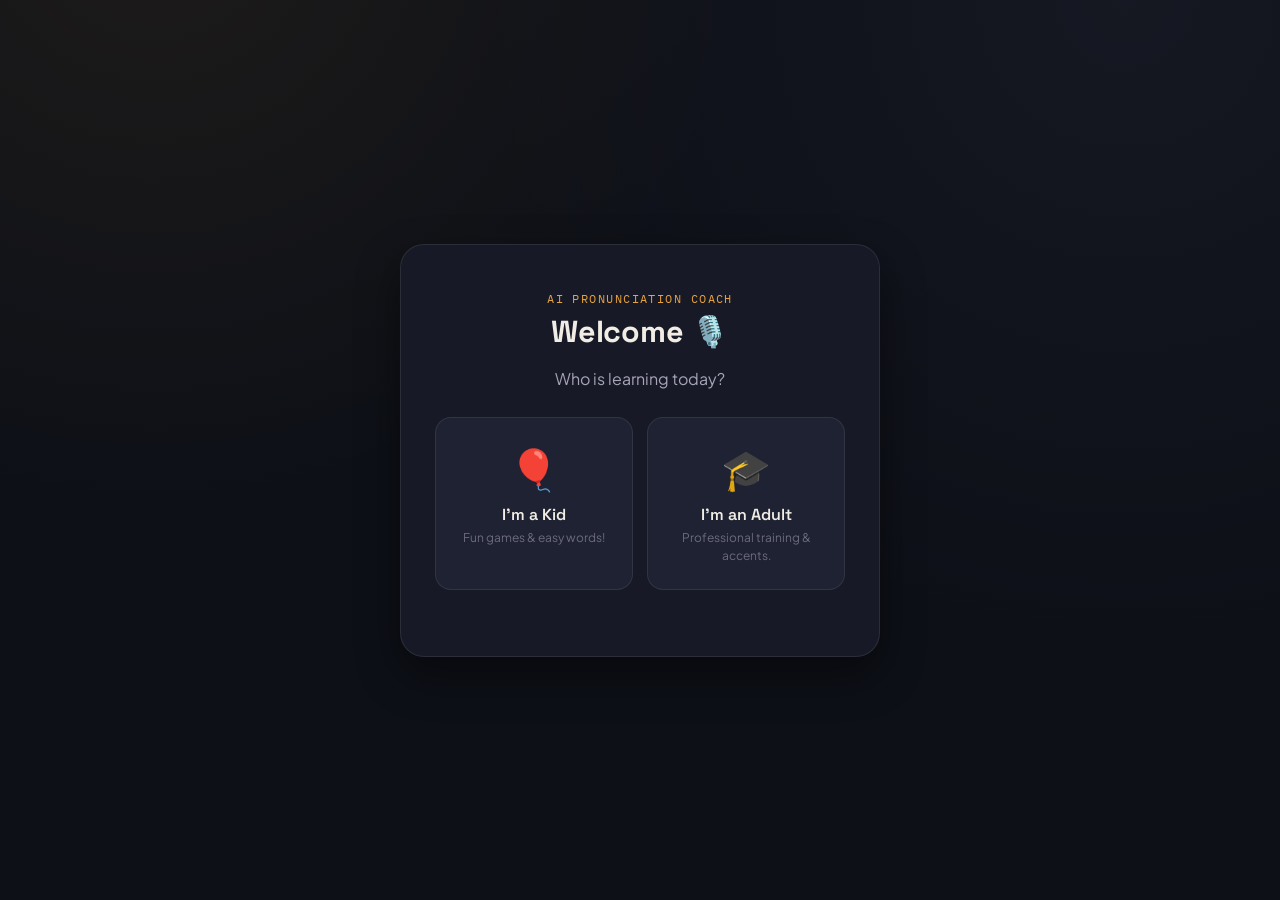
<file: templates/login.html>
<!DOCTYPE html>
<html lang="en">
<head>
    <meta charset="UTF-8">
    <meta name="viewport" content="width=device-width, initial-scale=1.0">
    <title>AI Pronunciation Coach - Login</title>
    <link rel="stylesheet" href="/static/css/styles.css">
    <link rel="preconnect" href="https://fonts.googleapis.com">
    <link rel="preconnect" href="https://fonts.gstatic.com" crossorigin>
    <link href="https://fonts.googleapis.com/css2?family=Space+Grotesk:wght@500;600;700&family=Plus+Jakarta+Sans:wght@400;500;600;700&family=IBM+Plex+Mono:wght@400;500;600&display=swap" rel="stylesheet">
</head>
<body class="login-body">
    <div class="login-container">
        <span class="eyebrow">AI Pronunciation Coach</span>
        <h1>Welcome 🎙️</h1>
        <p>Who is learning today?</p>
        <div class="profile-selector">
            <div class="profile-card" onclick="selectProfile('kid')">
                <div class="profile-emoji">🎈</div>
                <h2>I'm a Kid</h2>
                <p>Fun games & easy words!</p>
            </div>
            <div class="profile-card" onclick="selectProfile('adult')">
                <div class="profile-emoji">🎓</div>
                <h2>I'm an Adult</h2>
                <p>Professional training & accents.</p>
            </div>
        </div>
        <div id="name-input-section" class="hidden">
            <input type="text" id="username" placeholder="What's your name?">
            <button id="start-btn" onclick="startApp()">Start Learning 🚀</button>
        </div>
    </div>
    <script>
        let selectedRole = '';
        function selectProfile(role) {
            selectedRole = role;
            document.querySelectorAll('.profile-card').forEach(c => c.classList.remove('selected'));
            event.currentTarget.classList.add('selected');
            document.getElementById('name-input-section').classList.remove('hidden');
            document.getElementById('username').focus();
        }
        function startApp() {
            const name = document.getElementById('username').value.trim();
            if (!name) {
                alert("Please enter your name!");
                return;
            }
            localStorage.setItem('userRole', selectedRole);
            localStorage.setItem('userName', name);
            window.location.href = '/app';
        }
    </script>
</body>
</html>
</file>
<file: static/css/styles.css>
/* ═══════════════════════════════════════════════════════════════
   AI PRONUNCIATION COACH — DESIGN SYSTEM
   Direction: "sound lab" — an instrument for looking closely at
   speech. Ink-navy studio background, brass/amber accent (borrowed
   from analog VU meters and reel-to-reel gear), waveform bars as the
   recurring signature motif, monospace type for anything phonetic
   (IPA, syllables, scores) to read like transcription notation.
   ═══════════════════════════════════════════════════════════════ */

:root {
    /* ── Palette ─────────────────────────────────────────── */
    --ink:          #0D1017;
    --ink-soft:     #12141D;
    --panel:        #171A26;
    --panel-raised: #1E2232;
    --panel-line:   rgba(241, 237, 228, 0.09);
    --panel-line-strong: rgba(241, 237, 228, 0.16);

    --text:         #F1EDE4;
    --text-dim:     #A7A3B8;
    --text-faint:   #6D6A80;

    --brass:        #E8A33D;
    --brass-soft:   rgba(232, 163, 61, 0.16);
    --brass-line:   rgba(232, 163, 61, 0.45);
    --brass-deep:   #C97F1F;

    --good:         #8FBF6B;
    --good-soft:    rgba(143, 191, 107, 0.16);
    --bad:          #E8604C;
    --bad-soft:     rgba(232, 96, 76, 0.16);
    --warn:         #F2A93B;
    --warn-soft:    rgba(242, 169, 59, 0.16);
    --miss:         #9D8FD1;
    --miss-soft:    rgba(157, 143, 209, 0.16);

    --radius-sm: 10px;
    --radius-md: 16px;
    --radius-lg: 24px;

    --font-display: 'Space Grotesk', 'Segoe UI', sans-serif;
    --font-body:    'Plus Jakarta Sans', 'Segoe UI', sans-serif;
    --font-mono:    'IBM Plex Mono', 'Courier New', monospace;

    --shadow-soft: 0 10px 30px rgba(0, 0, 0, 0.35);
    --shadow-lift: 0 18px 44px rgba(0, 0, 0, 0.45);
}

* { box-sizing: border-box; }

@media (prefers-reduced-motion: reduce) {
    *, *::before, *::after {
        animation-duration: 0.001ms !important;
        animation-iteration-count: 1 !important;
        transition-duration: 0.001ms !important;
        scroll-behavior: auto !important;
    }
}

html { scroll-behavior: smooth; }

body {
    background:
        radial-gradient(circle at 12% -10%, rgba(232, 163, 61, 0.08), transparent 40%),
        radial-gradient(circle at 88% 0%, rgba(157, 143, 209, 0.06), transparent 45%),
        var(--ink);
    color: var(--text);
    font-family: var(--font-body);
    margin: 0;
    display: flex;
    flex-direction: column;
    align-items: center;
    min-height: 100vh;
    -webkit-font-smoothing: antialiased;
}

::selection { background: var(--brass-soft); color: var(--text); }

a { color: var(--brass); }

:focus-visible {
    outline: 2px solid var(--brass);
    outline-offset: 2px;
    border-radius: 6px;
}

.hidden { display: none !important; }

/* ── Waveform signature motif ───────────────────────────────
   Used in the record button, page loaders, and as a quiet
   divider. Bars are plain CSS; height animates only while the
   `.live` class is present (i.e. actually recording). */
.waveform {
    display: inline-flex;
    align-items: center;
    gap: 3px;
    height: 18px;
}
.waveform .bar {
    width: 3px;
    border-radius: 2px;
    background: currentColor;
    height: 6px;
    opacity: 0.55;
    transition: height 0.15s ease;
}
.waveform.live .bar {
    animation: wave-bounce 0.9s ease-in-out infinite;
    opacity: 1;
}
.waveform .bar:nth-child(1) { animation-delay: -0.6s; }
.waveform .bar:nth-child(2) { animation-delay: -0.4s; }
.waveform .bar:nth-child(3) { animation-delay: -0.75s; }
.waveform .bar:nth-child(4) { animation-delay: -0.2s; }
.waveform .bar:nth-child(5) { animation-delay: -0.5s; }
@keyframes wave-bounce {
    0%, 100% { height: 5px; }
    50%      { height: 18px; }
}

/* ── Navbar ──────────────────────────────────────────────── */
.navbar {
    width: 100%;
    padding: 14px 24px;
    background: rgba(13, 16, 23, 0.82);
    backdrop-filter: blur(14px);
    -webkit-backdrop-filter: blur(14px);
    border-bottom: 1px solid var(--panel-line);
    display: flex;
    justify-content: center;
    align-items: center;
    box-sizing: border-box;
    position: sticky;
    top: 0;
    z-index: 100;
}

.nav-links {
    display: flex;
    gap: 4px;
    background: var(--panel);
    border: 1px solid var(--panel-line);
    padding: 5px;
    border-radius: 999px;
    max-width: 100%;
    overflow-x: auto;
}

.nav-btn {
    background: transparent;
    border: none;
    color: var(--text-dim);
    font-family: var(--font-display);
    font-size: 14px;
    letter-spacing: 0.02em;
    cursor: pointer;
    padding: 9px 18px;
    border-radius: 999px;
    transition: color 0.2s ease, background 0.2s ease;
    font-weight: 600;
    white-space: nowrap;
}

.nav-btn:hover { color: var(--text); }

.nav-btn.active {
    background: linear-gradient(135deg, var(--brass), var(--brass-deep));
    color: #201203;
}

/* ── Layout ──────────────────────────────────────────────── */
.container {
    max-width: 760px;
    width: 92%;
    padding: 44px 16px 80px;
    flex-grow: 1;
    display: flex;
    flex-direction: column;
    align-items: center;
}

h1 {
    font-family: var(--font-display);
    font-size: 2.1rem;
    margin: 0 0 6px;
    font-weight: 700;
    letter-spacing: -0.01em;
}

h2 {
    font-family: var(--font-display);
    margin: 0 0 0.6rem;
    color: var(--text);
    font-weight: 600;
}

h3 { font-family: var(--font-display); font-weight: 600; }

p { color: var(--text-dim); line-height: 1.5; }

.eyebrow {
    font-family: var(--font-mono);
    font-size: 12px;
    letter-spacing: 0.12em;
    text-transform: uppercase;
    color: var(--brass);
    margin-bottom: 6px;
    display: block;
}

/* ── Tabs ────────────────────────────────────────────────── */
.tab-content {
    width: 100%;
    display: none;
    animation: slideUp 0.45s cubic-bezier(0.16, 1, 0.3, 1);
    flex-direction: column;
    align-items: center;
}
.tab-content.active { display: flex; }

@keyframes slideUp {
    from { opacity: 0; transform: translateY(14px); }
    to   { opacity: 1; transform: translateY(0); }
}

/* ── Mode / sub-tab selector pills ──────────────────────────*/
.mode-selector {
    display: flex;
    gap: 8px;
    margin-bottom: 28px;
    background: var(--panel);
    border: 1px solid var(--panel-line);
    padding: 5px;
    border-radius: 999px;
    flex-wrap: wrap;
    justify-content: center;
}

.mode-btn, .game-diff-btn {
    background: transparent;
    border: none;
    color: var(--text-dim);
    font-family: var(--font-body);
    font-weight: 600;
    padding: 9px 16px;
    border-radius: 999px;
    cursor: pointer;
    transition: all 0.2s;
    font-size: 14px;
}

.mode-btn.active, .game-diff-btn.active {
    background: var(--panel-raised);
    color: var(--text);
    box-shadow: inset 0 0 0 1px var(--brass-line);
}

.sub-mode { width: 100%; display: flex; flex-direction: column; align-items: center; }
.sub-mode.hidden { display: none; }

/* ═══════════════════════════════════════════════════════════════
   PRACTICE MODE
   ═══════════════════════════════════════════════════════════════ */

.input-section {
    width: 100%;
    max-width: 560px;
    margin-bottom: 18px;
}
.input-section label {
    display: block;
    font-family: var(--font-mono);
    font-size: 12px;
    letter-spacing: 0.06em;
    text-transform: uppercase;
    color: var(--text-faint);
    margin-bottom: 8px;
}

.input-group {
    display: flex;
    gap: 8px;
    align-items: center;
}

#custom-phrase, input[type="text"] {
    flex: 1;
    background: var(--panel);
    border: 1px solid var(--panel-line);
    color: var(--text);
    padding: 14px 16px;
    border-radius: var(--radius-sm);
    font-size: 16px;
    font-family: var(--font-body);
    transition: border-color 0.2s, box-shadow 0.2s;
}
#custom-phrase:focus, input[type="text"]:focus {
    outline: none;
    border-color: var(--brass-line);
    box-shadow: 0 0 0 3px var(--brass-soft);
}
#custom-phrase::placeholder { color: var(--text-faint); }

#listen-btn, .icon-btn {
    background: var(--panel);
    border: 1px solid var(--panel-line);
    color: var(--text);
    width: 48px;
    height: 48px;
    border-radius: var(--radius-sm);
    cursor: pointer;
    font-size: 18px;
    display: flex;
    align-items: center;
    justify-content: center;
    transition: all 0.2s;
    flex-shrink: 0;
}
.icon-btn { width: auto; padding: 0 18px; gap: 8px; font-family: var(--font-body); font-weight: 600; }
#listen-btn:hover, .icon-btn:hover { border-color: var(--brass-line); color: var(--brass); }

/* ── Sentence library ────────────────────────────────────── */
.sentence-library {
    width: 100%;
    max-width: 560px;
    margin-bottom: 26px;
    display: flex;
    flex-direction: column;
    gap: 14px;
}

.library-category { width: 100%; }

.library-cat-title {
    font-family: var(--font-mono);
    font-size: 11px;
    letter-spacing: 0.1em;
    text-transform: uppercase;
    color: var(--text-faint);
    margin: 0 0 8px;
    display: flex;
    align-items: center;
    gap: 8px;
}
.library-cat-title::after {
    content: "";
    flex: 1;
    height: 1px;
    background: var(--panel-line);
}

.library-list { display: flex; flex-wrap: wrap; gap: 8px; }

.library-pill {
    background: var(--panel);
    border: 1px solid var(--panel-line);
    color: var(--text-dim);
    padding: 8px 14px;
    border-radius: 999px;
    font-size: 13px;
    cursor: pointer;
    transition: all 0.18s;
    font-family: var(--font-body);
}
.library-pill:hover {
    border-color: var(--brass-line);
    color: var(--text);
    background: var(--brass-soft);
    transform: translateY(-1px);
}

/* ── Record controls ─────────────────────────────────────── */
.controls {
    display: flex;
    flex-direction: column;
    align-items: center;
    gap: 12px;
    margin: 12px 0 8px;
}

#record-btn, .action-btn, #adults-record-btn, #kids-record-btn, .record-btn {
    background: linear-gradient(135deg, var(--brass), var(--brass-deep));
    color: #201203;
    border: none;
    padding: 16px 34px;
    border-radius: 999px;
    font-size: 16px;
    font-weight: 700;
    font-family: var(--font-display);
    cursor: pointer;
    display: inline-flex;
    align-items: center;
    gap: 10px;
    box-shadow: 0 8px 24px rgba(232, 163, 61, 0.28);
    transition: transform 0.15s ease, box-shadow 0.15s ease;
}
#record-btn:hover, .action-btn:hover, #adults-record-btn:hover, #kids-record-btn:hover {
    transform: translateY(-2px);
    box-shadow: 0 12px 30px rgba(232, 163, 61, 0.36);
}
#record-btn:active, .action-btn:active { transform: translateY(0); }

#record-btn.recording, .action-btn.recording, .record-btn.recording {
    background: linear-gradient(135deg, var(--bad), #b8402f);
    box-shadow: 0 8px 24px rgba(232, 96, 76, 0.32);
    animation: pulse-ring 1.6s ease-out infinite;
}
@keyframes pulse-ring {
    0%   { box-shadow: 0 0 0 0 rgba(232, 96, 76, 0.45), 0 8px 24px rgba(232, 96, 76, 0.32); }
    70%  { box-shadow: 0 0 0 14px rgba(232, 96, 76, 0), 0 8px 24px rgba(232, 96, 76, 0.32); }
    100% { box-shadow: 0 0 0 0 rgba(232, 96, 76, 0), 0 8px 24px rgba(232, 96, 76, 0.32); }
}

.secondary-btn {
    background: var(--panel);
    border: 1px solid var(--panel-line);
    color: var(--text);
    padding: 12px 26px;
    border-radius: 999px;
    font-family: var(--font-body);
    font-weight: 600;
    cursor: pointer;
    transition: all 0.2s;
}
.secondary-btn:hover { border-color: var(--brass-line); color: var(--brass); }

#status {
    font-family: var(--font-mono);
    font-size: 13px;
    color: var(--text-faint);
    margin: 0;
}

.loading-indicator {
    display: flex;
    align-items: center;
    gap: 10px;
    color: var(--text-dim);
    font-family: var(--font-mono);
    font-size: 13px;
    margin-top: 10px;
}
.loading-indicator .waveform { color: var(--brass); }


/* ═══════════════════════════════════════════════════════════════
   RESULTS PANEL
   ═══════════════════════════════════════════════════════════════ */

#results-area, #adults-feedback {
    background: var(--panel);
    border: 1px solid var(--panel-line);
    padding: 30px;
    border-radius: var(--radius-lg);
    margin-top: 20px;
    width: 100%;
    max-width: 560px;
    box-shadow: var(--shadow-soft);
    animation: slideUp 0.4s cubic-bezier(0.16, 1, 0.3, 1);
}

/* ── Score ring — a real percentage ring via conic-gradient,
   not a decorative gradient-text number. ── */
.score-circle, .score-display {
    display: flex;
    align-items: center;
    justify-content: center;
    margin: 0 auto 6px;
}

.score-ring {
    position: relative;
    width: 132px;
    height: 132px;
    border-radius: 50%;
    display: flex;
    align-items: center;
    justify-content: center;
    margin: 0 auto 18px;
    background: conic-gradient(var(--ring-color, var(--brass)) calc(var(--pct, 0) * 1%), var(--panel-raised) 0);
    transition: background 0.6s ease;
}
.score-ring::before {
    content: "";
    position: absolute;
    inset: 10px;
    border-radius: 50%;
    background: var(--panel);
}
.score-ring .score-ring-value {
    position: relative;
    font-family: var(--font-display);
    font-size: 34px;
    font-weight: 700;
    color: var(--text);
    z-index: 1;
}
.score-ring .score-ring-label {
    position: relative;
    z-index: 1;
}

#res-score, .adults-score-num {
    font-family: var(--font-display);
    font-size: 34px;
    font-weight: 700;
}

.score-great, #res-score.score-great { color: var(--good); }
.score-ok, #res-score.score-ok { color: var(--warn); }
.score-low, #res-score.score-low { color: var(--bad); }

#res-feedback, #adults-message {
    text-align: center;
    color: var(--text-dim);
    margin: 0 0 22px;
    font-size: 15px;
}

/* ── Sub-score bars (Words / Sounds / Syllables) ─────────── */
.score-bars {
    display: flex;
    flex-direction: column;
    gap: 10px;
    margin-bottom: 24px;
}
.score-bar-row {
    display: grid;
    grid-template-columns: 76px 1fr 42px;
    align-items: center;
    gap: 10px;
}
.score-bar-label {
    font-family: var(--font-mono);
    font-size: 11px;
    letter-spacing: 0.06em;
    text-transform: uppercase;
    color: var(--text-faint);
}
.score-bar-track {
    height: 8px;
    background: var(--panel-raised);
    border-radius: 999px;
    overflow: hidden;
}
.score-bar-fill {
    height: 100%;
    border-radius: 999px;
    transition: width 0.7s cubic-bezier(0.16, 1, 0.3, 1);
}
.score-bar-value {
    font-family: var(--font-mono);
    font-size: 12px;
    color: var(--text-dim);
    text-align: right;
}

/* ── Summary card ("7 of 9 words correct...") ────────────── */
.summary-card {
    background: var(--panel-raised);
    border: 1px solid var(--panel-line);
    border-radius: var(--radius-md);
    padding: 18px 20px;
    margin-bottom: 22px;
}
.summary-headline {
    font-family: var(--font-display);
    font-size: 16px;
    font-weight: 600;
    margin-bottom: 12px;
    color: var(--text);
}
.summary-headline .accent { color: var(--brass); }
.summary-grid {
    display: grid;
    grid-template-columns: repeat(2, 1fr);
    gap: 10px;
}
.summary-stat {
    background: var(--panel);
    border: 1px solid var(--panel-line);
    border-radius: var(--radius-sm);
    padding: 10px 12px;
}
.summary-stat-label {
    font-family: var(--font-mono);
    font-size: 10px;
    letter-spacing: 0.08em;
    text-transform: uppercase;
    color: var(--text-faint);
    margin-bottom: 4px;
}
.summary-stat-value {
    font-family: var(--font-display);
    font-size: 15px;
    font-weight: 600;
    color: var(--text);
}
.summary-stat-value.empty { color: var(--text-faint); font-family: var(--font-body); font-weight: 400; font-size: 13px; }

/* ── Word diff / syllable breakdown ──────────────────────── */
.diff-container {
    display: flex;
    flex-direction: column;
    gap: 10px;
    width: 100%;
    margin-bottom: 20px;
}

.word-block {
    background: var(--panel-raised);
    border: 1px solid var(--panel-line);
    border-radius: var(--radius-md);
    padding: 14px 16px;
    transition: border-color 0.2s, transform 0.15s;
}
.word-block.clickable { cursor: pointer; }
.word-block.clickable:hover {
    border-color: var(--brass-line);
    transform: translateY(-1px);
}
.word-block.clickable:active { transform: translateY(0); }

.word-label {
    font-family: var(--font-display);
    font-size: 17px;
    font-weight: 600;
    display: flex;
    align-items: center;
    gap: 8px;
}
.word-label .status-dot {
    width: 8px; height: 8px; border-radius: 50%; flex-shrink: 0;
}
.word-label.status-correct { color: var(--good); }
.word-label.status-correct .status-dot { background: var(--good); }
.word-label.status-wrong { color: var(--bad); }
.word-label.status-wrong .status-dot { background: var(--bad); }
.word-label.status-close { color: var(--warn); }
.word-label.status-close .status-dot { background: var(--warn); }
.word-label.status-missing { color: var(--miss); }
.word-label.status-missing .status-dot { background: var(--miss); }
.word-label.status-extra { color: var(--text-faint); }
.word-label.status-extra .status-dot { background: var(--text-faint); }

.word-hint {
    margin-left: auto;
    font-family: var(--font-mono);
    font-size: 11px;
    color: var(--text-faint);
    text-transform: uppercase;
    letter-spacing: 0.04em;
}

.syllable-row {
    display: flex;
    flex-wrap: wrap;
    gap: 6px;
    margin-top: 10px;
}
.syl-chip {
    display: inline-flex;
    align-items: center;
    gap: 6px;
    padding: 5px 10px;
    border-radius: 999px;
    font-family: var(--font-mono);
    font-size: 12px;
    cursor: pointer;
    border: 1px solid transparent;
    transition: transform 0.12s ease;
}
.syl-chip:hover { transform: translateY(-1px); }
.syl-chip .syl-pct { opacity: 0.75; font-size: 10px; }
.syl-correct { background: var(--good-soft); color: var(--good); border-color: rgba(143,191,107,0.3); }
.syl-close   { background: var(--warn-soft); color: var(--warn); border-color: rgba(242,169,59,0.3); }
.syl-wrong   { background: var(--bad-soft);  color: var(--bad);  border-color: rgba(232,96,76,0.3); }

.word-tip-box {
    margin-top: 10px;
    padding-top: 10px;
    border-top: 1px dashed var(--panel-line);
}
.tip-line {
    margin: 0 0 4px;
    font-size: 13px;
    color: var(--text-dim);
    line-height: 1.5;
}
.tip-line.tip-main { color: var(--text); }
.tip-line:last-child { margin-bottom: 0; }

/* ── Weak sounds panel ───────────────────────────────────── */
.weak-sounds-panel:empty { display: none; }
.weak-sounds-inner {
    background: var(--panel-raised);
    border: 1px solid var(--panel-line);
    border-radius: var(--radius-md);
    padding: 16px 18px;
    margin-bottom: 20px;
}
.weak-sounds-inner h4 {
    font-family: var(--font-mono);
    font-size: 11px;
    letter-spacing: 0.08em;
    text-transform: uppercase;
    color: var(--text-faint);
    margin: 0 0 12px;
}
.weak-list { list-style: none; margin: 0; padding: 0; display: flex; flex-direction: column; gap: 8px; }
.weak-list li {
    display: flex;
    justify-content: space-between;
    align-items: center;
    font-size: 14px;
    padding: 8px 10px;
    background: var(--panel);
    border-radius: var(--radius-sm);
}
.weak-label { font-family: var(--font-display); font-weight: 600; color: var(--text); }
.weak-count { font-family: var(--font-mono); font-size: 11px; color: var(--text-faint); }

/* ── Recommended exercises (adults) ──────────────────────── */
.recommend-panel {
    background: var(--panel-raised);
    border: 1px solid var(--panel-line);
    border-radius: var(--radius-md);
    padding: 16px 18px;
    margin-bottom: 20px;
}
.recommend-panel h4 {
    font-family: var(--font-mono);
    font-size: 11px;
    letter-spacing: 0.08em;
    text-transform: uppercase;
    color: var(--text-faint);
    margin: 0 0 12px;
}
.recommend-list { display: flex; flex-direction: column; gap: 8px; }
.recommend-item {
    display: flex;
    justify-content: space-between;
    align-items: center;
    gap: 10px;
    background: var(--panel);
    border: 1px solid var(--panel-line);
    border-radius: var(--radius-sm);
    padding: 10px 14px;
    cursor: pointer;
    transition: border-color 0.2s;
}
.recommend-item:hover { border-color: var(--brass-line); }
.recommend-item .rec-text { font-size: 13.5px; color: var(--text); }
.recommend-item .rec-tag {
    font-family: var(--font-mono);
    font-size: 10px;
    color: var(--brass);
    text-transform: uppercase;
    letter-spacing: 0.06em;
    flex-shrink: 0;
}

#try-again-btn, #adults-try-again-btn, #kids-try-again-btn {
    display: block;
    width: 100%;
}


/* ═══════════════════════════════════════════════════════════════
   WORD DETAIL MODAL
   ═══════════════════════════════════════════════════════════════ */

.modal-backdrop {
    position: fixed;
    inset: 0;
    background: rgba(8, 9, 14, 0.7);
    backdrop-filter: blur(6px);
    -webkit-backdrop-filter: blur(6px);
    display: flex;
    align-items: center;
    justify-content: center;
    z-index: 1000;
    padding: 20px;
    animation: fadeIn 0.2s ease;
}
@keyframes fadeIn { from { opacity: 0; } to { opacity: 1; } }

.word-modal {
    background: var(--panel);
    border: 1px solid var(--panel-line-strong);
    border-radius: var(--radius-lg);
    padding: 28px;
    width: 100%;
    max-width: 420px;
    max-height: 86vh;
    overflow-y: auto;
    box-shadow: var(--shadow-lift);
    animation: modalPop 0.25s cubic-bezier(0.16, 1, 0.3, 1);
}
@keyframes modalPop {
    from { opacity: 0; transform: translateY(10px) scale(0.97); }
    to   { opacity: 1; transform: translateY(0) scale(1); }
}

.word-modal-header {
    display: flex;
    justify-content: space-between;
    align-items: flex-start;
    margin-bottom: 18px;
}
.word-modal-title {
    font-family: var(--font-display);
    font-size: 26px;
    font-weight: 700;
    color: var(--text);
}
.word-modal-close {
    background: var(--panel-raised);
    border: 1px solid var(--panel-line);
    color: var(--text-dim);
    width: 32px; height: 32px;
    border-radius: 50%;
    cursor: pointer;
    font-size: 16px;
    display: flex; align-items: center; justify-content: center;
    flex-shrink: 0;
}
.word-modal-close:hover { color: var(--text); border-color: var(--brass-line); }

.word-modal-accuracy {
    display: inline-flex;
    align-items: center;
    gap: 6px;
    font-family: var(--font-mono);
    font-size: 12px;
    padding: 4px 10px;
    border-radius: 999px;
    margin-bottom: 18px;
}
.word-modal-accuracy.acc-good { background: var(--good-soft); color: var(--good); }
.word-modal-accuracy.acc-warn { background: var(--warn-soft); color: var(--warn); }
.word-modal-accuracy.acc-bad  { background: var(--bad-soft);  color: var(--bad); }

.word-modal-row {
    display: grid;
    grid-template-columns: 1fr 1fr;
    gap: 10px;
    margin-bottom: 14px;
}
.word-modal-field {
    background: var(--panel-raised);
    border: 1px solid var(--panel-line);
    border-radius: var(--radius-sm);
    padding: 10px 12px;
}
.word-modal-field-label {
    font-family: var(--font-mono);
    font-size: 10px;
    letter-spacing: 0.06em;
    text-transform: uppercase;
    color: var(--text-faint);
    margin-bottom: 4px;
}
.word-modal-field-value {
    font-family: var(--font-mono);
    font-size: 16px;
    color: var(--text);
}
.word-modal-field-value.ipa-target { color: var(--good); }
.word-modal-field-value.ipa-heard  { color: var(--bad); }

.word-modal-section {
    margin-bottom: 16px;
}
.word-modal-section-label {
    font-family: var(--font-mono);
    font-size: 11px;
    letter-spacing: 0.06em;
    text-transform: uppercase;
    color: var(--text-faint);
    margin-bottom: 8px;
}
.word-modal-problem {
    background: var(--bad-soft);
    color: var(--bad);
    border-radius: var(--radius-sm);
    padding: 10px 12px;
    font-size: 13.5px;
    font-weight: 600;
}
.word-modal-howto {
    display: flex;
    flex-direction: column;
    gap: 8px;
}
.word-modal-howto-item {
    display: flex;
    gap: 10px;
    align-items: flex-start;
    font-size: 13.5px;
    color: var(--text-dim);
    line-height: 1.5;
}
.word-modal-howto-item .dot { color: var(--brass); flex-shrink: 0; margin-top: 2px; }

.word-modal-actions {
    display: flex;
    gap: 8px;
    margin-top: 20px;
    flex-wrap: wrap;
}
.word-modal-actions button {
    flex: 1;
    min-width: 140px;
    padding: 11px 14px;
    border-radius: 999px;
    font-family: var(--font-body);
    font-weight: 600;
    font-size: 13.5px;
    cursor: pointer;
    border: 1px solid var(--panel-line);
    background: var(--panel-raised);
    color: var(--text);
    transition: all 0.2s;
}
.word-modal-actions button.primary {
    background: linear-gradient(135deg, var(--brass), var(--brass-deep));
    color: #201203;
    border: none;
}
.word-modal-actions button:hover { transform: translateY(-1px); }


/* ═══════════════════════════════════════════════════════════════
   ADULTS MODE
   ═══════════════════════════════════════════════════════════════ */

.scenario-category {
    width: 100%;
    max-width: 600px;
    font-family: var(--font-mono);
    font-size: 12px;
    letter-spacing: 0.1em;
    text-transform: uppercase;
    color: var(--text-faint);
    margin: 22px 0 12px;
    display: flex;
    align-items: center;
    gap: 10px;
}
.scenario-category:first-of-type { margin-top: 4px; }
.scenario-category::after { content: ""; flex: 1; height: 1px; background: var(--panel-line); }

.scenario-list {
    display: grid;
    grid-template-columns: repeat(auto-fit, minmax(240px, 1fr));
    gap: 12px;
    width: 100%;
    max-width: 600px;
}

.scenario-item {
    background: var(--panel);
    border: 1px solid var(--panel-line);
    padding: 16px 18px;
    border-radius: var(--radius-md);
    cursor: pointer;
    transition: all 0.2s;
    text-align: left;
    position: relative;
    overflow: hidden;
}
.scenario-item::before {
    content: "";
    position: absolute;
    left: 0; top: 0; bottom: 0;
    width: 3px;
    background: var(--brass);
    transform: scaleY(0);
    transition: transform 0.2s ease;
}
.scenario-item:hover {
    background: var(--panel-raised);
    border-color: var(--brass-line);
    transform: translateY(-2px);
}
.scenario-item:hover::before { transform: scaleY(1); }
.scenario-item h3 { margin: 0 0 6px; color: var(--text); font-size: 15px; }
.scenario-item p { margin: 0; color: var(--text-dim); font-style: normal; font-size: 13px; }

#adults-active-area {
    text-align: center;
    background: var(--panel);
    border: 1px solid var(--panel-line);
    padding: 36px 30px;
    border-radius: var(--radius-lg);
    margin-top: 10px;
    width: 100%;
    max-width: 560px;
}

#adults-target-text {
    font-family: var(--font-display);
    font-size: 1.6rem;
    color: var(--text);
    font-weight: 600;
    line-height: 1.4;
}

.controls-row {
    display: flex;
    justify-content: center;
    gap: 14px;
    margin: 22px 0;
    flex-wrap: wrap;
}

/* ═══════════════════════════════════════════════════════════════
   KIDS MODE
   ═══════════════════════════════════════════════════════════════ */

.kids-grid {
    display: grid;
    grid-template-columns: repeat(auto-fit, minmax(140px, 1fr));
    gap: 16px;
    width: 100%;
    max-width: 680px;
}

.kid-card {
    background: var(--panel);
    border: 1px solid var(--panel-line);
    border-radius: var(--radius-lg);
    padding: 24px 14px;
    cursor: pointer;
    transition: all 0.25s cubic-bezier(0.175, 0.885, 0.32, 1.275);
    display: flex;
    flex-direction: column;
    align-items: center;
    gap: 10px;
}
.kid-card:hover {
    transform: translateY(-6px) scale(1.03);
    background: var(--panel-raised);
    border-color: var(--brass-line);
}
.kid-card .emoji { font-size: 46px; line-height: 1; }
.kid-card .word {
    font-family: var(--font-display);
    font-size: 17px;
    font-weight: 700;
    color: var(--text);
}

#kids-active-area {
    text-align: center;
    width: 100%;
    max-width: 480px;
}
.emoji-display { font-size: 90px; line-height: 1; margin-bottom: 6px; }
#kids-target-word {
    font-family: var(--font-display);
    font-size: 2.2rem;
    margin-bottom: 14px;
}

.kids-syllable-row {
    display: flex;
    align-items: center;
    justify-content: center;
    flex-wrap: wrap;
    gap: 6px;
    margin-bottom: 16px;
}
.kids-syl-chip {
    background: var(--brass-soft);
    color: var(--brass);
    font-family: var(--font-mono);
    font-weight: 600;
    padding: 6px 12px;
    border-radius: 999px;
    font-size: 14px;
    text-transform: uppercase;
    cursor: pointer;
    transition: transform 0.15s;
}
.kids-syl-chip:hover { transform: translateY(-2px); }
.kids-syl-dot { color: var(--text-faint); }

.kids-instruction {
    font-size: 14px;
    color: var(--text-dim);
    margin-bottom: 6px;
}

.big-btn {
    font-size: 16px;
    padding: 16px 30px;
    border-radius: 999px;
    border: none;
    cursor: pointer;
    font-family: var(--font-display);
    font-weight: 700;
    background: var(--panel-raised);
    color: var(--text);
    border: 1px solid var(--panel-line);
    transition: all 0.2s;
}
.big-btn:hover { border-color: var(--brass-line); color: var(--brass); transform: translateY(-2px); }

#kids-feedback { margin-top: 22px; }
#kids-stars { font-size: 40px; margin-bottom: 10px; letter-spacing: 4px; }
#kids-message { font-size: 16px; color: var(--text); margin-bottom: 6px; }

/* "Let's practice together" step-by-step coaching */
.kids-practice-together {
    background: var(--panel);
    border: 1px solid var(--panel-line);
    border-radius: var(--radius-lg);
    padding: 20px;
    margin-top: 18px;
    max-width: 420px;
    margin-left: auto;
    margin-right: auto;
}
.kids-practice-together h4 {
    font-family: var(--font-mono);
    font-size: 11px;
    letter-spacing: 0.08em;
    text-transform: uppercase;
    color: var(--text-faint);
    margin: 0 0 14px;
}
.kids-step-row {
    display: flex;
    align-items: center;
    justify-content: center;
    gap: 10px;
    flex-wrap: wrap;
}
.kids-step {
    font-family: var(--font-mono);
    font-size: 15px;
    font-weight: 600;
    padding: 8px 14px;
    border-radius: var(--radius-sm);
    background: var(--panel-raised);
    color: var(--text-dim);
    opacity: 0.5;
    transition: all 0.3s ease;
}
.kids-step.active {
    opacity: 1;
    background: var(--brass-soft);
    color: var(--brass);
    transform: scale(1.08);
}
.kids-step.done { opacity: 0.8; color: var(--good); background: var(--good-soft); }


/* ═══════════════════════════════════════════════════════════════
   GAMES MODE — Word Search
   ═══════════════════════════════════════════════════════════════ */

.game-container {
    display: flex;
    gap: 28px;
    width: 100%;
    justify-content: center;
    flex-wrap: wrap;
    align-items: flex-start;
}

.grid-container {
    display: grid;
    gap: 3px;
    background: var(--panel);
    border: 1px solid var(--panel-line);
    padding: 10px;
    border-radius: var(--radius-md);
}

.grid-cell {
    width: 32px;
    height: 32px;
    display: flex;
    align-items: center;
    justify-content: center;
    background: var(--panel-raised);
    border-radius: 6px;
    font-family: var(--font-mono);
    font-weight: 700;
    font-size: 13px;
    color: var(--text-dim);
    cursor: pointer;
    user-select: none;
    transition: all 0.15s;
}
.grid-cell:hover { background: var(--brass-soft); color: var(--brass); }
.grid-cell.selected { background: var(--brass); color: #201203; }
.grid-cell.found { background: var(--good-soft); color: var(--good); }

.word-list {
    background: var(--panel);
    border: 1px solid var(--panel-line);
    border-radius: var(--radius-md);
    padding: 18px 22px;
    min-width: 160px;
}
.word-list h3 {
    font-family: var(--font-mono);
    font-size: 11px;
    letter-spacing: 0.08em;
    text-transform: uppercase;
    color: var(--text-faint);
    margin: 0 0 12px;
}
.word-list ul { list-style: none; margin: 0; padding: 0; display: flex; flex-direction: column; gap: 8px; }
.word-list li {
    font-family: var(--font-mono);
    font-weight: 600;
    color: var(--text);
    font-size: 14px;
    letter-spacing: 0.03em;
}

/* ═══════════════════════════════════════════════════════════════
   PROGRESS TAB
   ═══════════════════════════════════════════════════════════════ */

.progress-stats-grid {
    display: grid;
    grid-template-columns: repeat(auto-fit, minmax(130px, 1fr));
    gap: 12px;
    width: 100%;
    max-width: 640px;
    margin-bottom: 24px;
}
.progress-stat-card {
    background: var(--panel);
    border: 1px solid var(--panel-line);
    border-radius: var(--radius-md);
    padding: 16px 18px;
}
.progress-stat-label {
    font-family: var(--font-mono);
    font-size: 10px;
    letter-spacing: 0.07em;
    text-transform: uppercase;
    color: var(--text-faint);
    margin-bottom: 8px;
}
.progress-stat-value {
    font-family: var(--font-display);
    font-size: 26px;
    font-weight: 700;
    color: var(--text);
}
.progress-stat-value.pos { color: var(--good); }
.progress-stat-value.neg { color: var(--bad); }
.progress-stat-sub {
    font-size: 11px;
    color: var(--text-faint);
    margin-top: 4px;
}

.progress-chart-card {
    background: var(--panel);
    border: 1px solid var(--panel-line);
    border-radius: var(--radius-lg);
    padding: 22px;
    width: 100%;
    max-width: 640px;
    margin-bottom: 24px;
}
.progress-chart-card h3 {
    font-family: var(--font-mono);
    font-size: 11px;
    letter-spacing: 0.08em;
    text-transform: uppercase;
    color: var(--text-faint);
    margin: 0 0 16px;
    font-weight: 600;
}
.progress-chart-empty {
    color: var(--text-faint);
    font-size: 14px;
    text-align: center;
    padding: 30px 0;
}

.progress-history {
    width: 100%;
    max-width: 640px;
    display: flex;
    flex-direction: column;
    gap: 8px;
}
.progress-history-item {
    display: grid;
    grid-template-columns: 46px 1fr auto;
    align-items: center;
    gap: 12px;
    background: var(--panel);
    border: 1px solid var(--panel-line);
    border-radius: var(--radius-sm);
    padding: 10px 14px;
}
.progress-history-score {
    font-family: var(--font-display);
    font-weight: 700;
    font-size: 16px;
    text-align: center;
    border-radius: 8px;
    padding: 6px 0;
}
.progress-history-text {
    font-size: 13px;
    color: var(--text-dim);
    overflow: hidden;
    text-overflow: ellipsis;
    white-space: nowrap;
}
.progress-history-meta {
    font-family: var(--font-mono);
    font-size: 10px;
    color: var(--text-faint);
    text-align: right;
    white-space: nowrap;
}

.progress-toolbar {
    display: flex;
    justify-content: space-between;
    align-items: center;
    width: 100%;
    max-width: 640px;
    margin-bottom: 16px;
}
.progress-toolbar .mode-selector { margin-bottom: 0; }


/* ═══════════════════════════════════════════════════════════════
   MASCOT + CONFETTI
   ═══════════════════════════════════════════════════════════════ */

.mascot-container {
    position: fixed;
    bottom: 24px;
    right: 24px;
    z-index: 90;
    display: flex;
    flex-direction: column;
    align-items: flex-end;
    gap: 8px;
    pointer-events: none;
}

.mascot-bubble {
    background: var(--panel);
    border: 1px solid var(--brass-line);
    color: var(--text);
    padding: 10px 16px;
    border-radius: var(--radius-md);
    font-size: 13.5px;
    font-weight: 600;
    max-width: 200px;
    opacity: 0;
    transform: translateY(8px);
    transition: all 0.3s ease;
    box-shadow: var(--shadow-soft);
}
.mascot-bubble.visible { opacity: 1; transform: translateY(0); }

.mascot-img {
    font-size: 46px;
    cursor: pointer;
    pointer-events: auto;
    filter: drop-shadow(0 6px 14px rgba(0,0,0,0.4));
    transition: transform 0.2s;
}
.mascot-img:hover { transform: scale(1.1) rotate(-6deg); }

.confetti {
    position: fixed;
    inset: 0;
    pointer-events: none;
    z-index: 200;
    display: none;
}
.confetti.active { display: block; }

/* Only shown on Kids tab */
#kids ~ .mascot-container,
body:not(:has(#kids.active)) .mascot-container { }
.mascot-container.kids-only { display: none; }
.mascot-container.kids-only.visible { display: flex; }

/* ═══════════════════════════════════════════════════════════════
   LOGIN PAGE
   ═══════════════════════════════════════════════════════════════ */

.login-body {
    justify-content: center;
    align-items: center;
    min-height: 100vh;
}

.login-container {
    text-align: center;
    max-width: 480px;
    width: 92%;
    padding: 46px 34px;
    background: var(--panel);
    border: 1px solid var(--panel-line);
    border-radius: var(--radius-lg);
    box-shadow: var(--shadow-lift);
}

.login-container h1 {
    font-size: 1.9rem;
    margin-bottom: 6px;
}
.login-container > p { margin-bottom: 26px; }

.profile-selector {
    display: flex;
    gap: 14px;
    margin-bottom: 20px;
}

.profile-card {
    flex: 1;
    background: var(--panel-raised);
    border: 1px solid var(--panel-line);
    border-radius: var(--radius-md);
    padding: 24px 14px;
    cursor: pointer;
    transition: all 0.2s;
}
.profile-card:hover { border-color: var(--brass-line); transform: translateY(-3px); }
.profile-card.selected { border-color: var(--brass); background: var(--brass-soft); }
.profile-emoji { font-size: 40px; margin-bottom: 10px; }
.profile-card h2 { font-size: 16px; margin-bottom: 4px; }
.profile-card p { font-size: 12px; margin: 0; color: var(--text-faint); }

#name-input-section {
    display: flex;
    flex-direction: column;
    gap: 12px;
    margin-top: 6px;
}
#name-input-section input {
    text-align: center;
}
#start-btn {
    background: linear-gradient(135deg, var(--brass), var(--brass-deep));
    color: #201203;
    border: none;
    padding: 14px;
    border-radius: 999px;
    font-family: var(--font-display);
    font-weight: 700;
    font-size: 15px;
    cursor: pointer;
    transition: transform 0.15s;
}
#start-btn:hover { transform: translateY(-2px); }

/* ═══════════════════════════════════════════════════════════════
   RESPONSIVE
   ═══════════════════════════════════════════════════════════════ */

@media (max-width: 640px) {
    .container { padding: 30px 12px 70px; }
    h1 { font-size: 1.7rem; }
    .nav-btn { padding: 8px 12px; font-size: 13px; }
    .word-modal-row { grid-template-columns: 1fr; }
    .summary-grid { grid-template-columns: 1fr; }
    .score-bar-row { grid-template-columns: 62px 1fr 38px; }
    .kid-card { padding: 18px 10px; }
    .kid-card .emoji { font-size: 36px; }
    .game-container { flex-direction: column; align-items: center; }
    .profile-selector { flex-direction: column; }
}

@media (max-width: 420px) {
    .grid-cell { width: 26px; height: 26px; font-size: 11px; }
}
</file>
